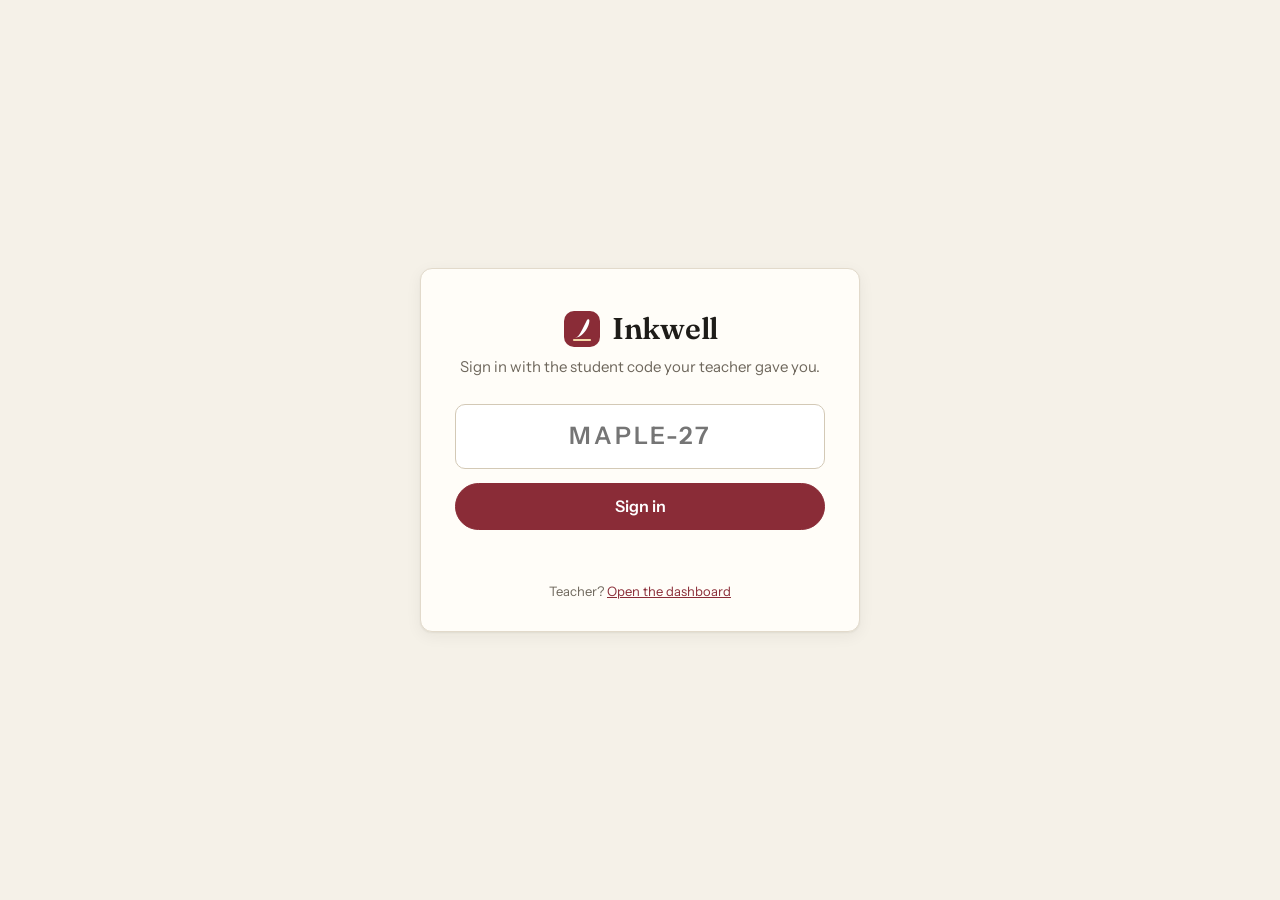
<file: index.html>
<!doctype html>
<html lang="en">
<head>
  <meta charset="utf-8">
  <meta name="viewport" content="width=device-width, initial-scale=1">
  <title>Inkwell · Student Writing</title>
  <meta name="robots" content="noindex">
  <link rel="icon" href="data:image/svg+xml,%3Csvg xmlns='http://www.w3.org/2000/svg' viewBox='0 0 40 40'%3E%3Crect x='2' y='2' width='36' height='36' rx='10' fill='%238a2c37'/%3E%3Cpath d='M13 29c3-1 5-4 7-8l5-10c.6-1.3 2.4-.9 2.4.5 0 4-2.7 9.6-6.4 13.3-2.1 2.1-4.6 3.5-8 4.2Z' fill='%23fff'/%3E%3C/svg%3E">
  <link rel="preconnect" href="https://fonts.googleapis.com">
  <link rel="preconnect" href="https://fonts.gstatic.com" crossorigin>
  <link href="https://fonts.googleapis.com/css2?family=Fraunces:opsz,wght@9..144,500;9..144,600&family=Instrument+Sans:wght@400;500;600;700&family=Newsreader:ital,opsz,wght@0,6..72,400;0,6..72,600;1,6..72,400&display=swap" rel="stylesheet">
  <link rel="stylesheet" href="css/style.css?v=3">
</head>
<body>

  <!-- Sign in -->
  <section id="view-login" class="center-screen" hidden>
    <div class="card login-card">
      <div class="brand"><span data-icon="mark"></span>Inkwell</div>
      <p class="lede">Sign in with the student code your teacher gave you.</p>
      <form id="login-form" autocomplete="off">
        <label class="sr-only" for="code">Student code</label>
        <input id="code" class="input code-input" placeholder="MAPLE-27" maxlength="24" autocapitalize="characters" spellcheck="false" required>
        <button class="btn primary lg" type="submit" id="login-btn">Sign in</button>
        <div class="err" id="login-err"></div>
      </form>
      <div class="login-foot">Teacher? <a href="teacher.html">Open the dashboard</a></div>
    </div>
  </section>

  <!-- Assignment list -->
  <section id="view-home" hidden>
    <header class="topbar">
      <div class="brand"><span data-icon="mark"></span>Inkwell</div>
      <div class="who">
        <span><b id="who-name"></b> <span class="muted" id="who-class"></span></span>
        <button class="btn sm" id="logout-btn">Sign out</button>
      </div>
    </header>
    <main class="wrap">
      <h1 class="page-title" id="hello">Your assignments</h1>
      <p class="page-sub">Assignments open during your class time. Your work saves automatically, and you can always look back at what you wrote.</p>
      <div class="banner" id="absent-banner" hidden><span>Your teacher marked you <b>absent</b> today, so writing is closed until your next class. You can still look at your work.</span></div>
      <div class="assign-list" id="assign-list"></div>
    </main>
  </section>

  <!-- Read-only view -->
  <section id="view-read" hidden>
    <header class="topbar">
      <button class="btn sm" id="read-back"><span data-icon="chevL"></span><span>Back to assignments</span></button>
      <div class="row" style="gap:10px">
        <span class="pill plain" id="read-badge">Read-only</span>
        <span class="muted small" id="read-meta"></span>
      </div>
    </header>
    <div class="read-wrap">
      <div class="read-main">
        <h1 class="page-title" id="read-title"></h1>
        <div class="page"><div class="doc" id="read-doc"></div></div>
      </div>
      <aside class="read-side" id="read-side"></aside>
    </div>
  </section>

  <!-- Writing mode -->
  <section id="view-write" hidden>
    <div class="w-top">
      <div class="w-title"><span data-icon="mark"></span><span id="w-title"></span></div>
      <div class="w-timer off" id="w-timer"><span data-icon="clock"></span><span id="w-timer-text"></span></div>
      <div class="w-actions">
        <span class="savestate" id="savestate"><span class="dot"></span><span id="savestate-text">Saved</span></span>
        <button class="btn sm" id="exit-btn" title="Save and leave this assignment"><span data-icon="door"></span><span>Save &amp; exit</span></button>
        <button class="btn sm primary" id="submit-btn"><span data-icon="send"></span><span>Submit</span></button>
      </div>
    </div>
    <div class="w-body" id="w-body">
      <aside class="w-side">
        <section id="prompt-wrap" class="side-sec">
          <div class="side-h"><h4>Prompt</h4><button class="btn xs" id="prompt-read" hidden title="Read the prompt aloud"><span data-icon="speaker"></span><span>Listen</span></button></div>
          <div class="prompt-box"><div class="doc" id="w-prompt"></div></div>
        </section>
        <section class="side-sec">
          <h4>Progress</h4>
          <div class="stats">
            <div class="stat"><b id="st-words">0</b><span>words</span></div>
            <div class="stat"><b id="st-chars">0</b><span>characters</span></div>
          </div>
          <div id="goal-wrap" hidden>
            <div class="goal-bar" id="goal-bar"><i></i></div>
            <div class="goal-text" id="goal-text"></div>
          </div>
          <div class="goal-text" id="st-chars-ns"></div>
          <button class="spell-sum" id="spell-sum" hidden></button>
        </section>
        <section class="side-sec" id="cmt-sec" hidden>
          <div class="side-h"><h4>Teacher comments <span class="count-badge" id="cmt-count"></span></h4><label class="tiny-check"><input type="checkbox" id="cmt-show-done"> Show done</label></div>
          <div id="cmt-list" class="cmt-list"></div>
        </section>
        <section class="side-sec" id="lookup-sec" hidden>
          <h4>Dictionary &amp; thesaurus</h4>
          <div id="lookup-host"></div>
        </section>
        <section class="side-sec">
          <details class="reminders">
            <summary><h4>Reminders</h4></summary>
            <ul class="rules-mini">
              <li>Stay in this window — leaving it locks the assignment.</li>
              <li>Pasting from outside is turned off.</li>
              <li>Press <b>Tab</b> to indent a paragraph.</li>
              <li id="rem-spell">Click a word with a red squiggle for spelling suggestions.</li>
              <li id="rem-lookup">Right-click any word to look it up.</li>
            </ul>
          </details>
        </section>
      </aside>
      <div class="w-main">
        <div id="editor-host" style="display:contents"></div>
      </div>
    </div>
    <div class="dictate-bubble" id="dictate-bubble" hidden><span class="rec-dot"></span><span id="dictate-text">Listening…</span><button class="btn xs" id="dictate-stop"><span data-icon="stop"></span><span>Stop</span></button></div>
    <div class="tts-bar" id="tts-bar" hidden>
      <span data-icon="speaker"></span><span class="small" id="tts-label">Reading aloud</span>
      <select class="input xs" id="tts-rate" aria-label="Reading speed"><option value="0.75">Slow</option><option value="1">Normal</option><option value="1.25">Fast</option><option value="1.5">Faster</option></select>
      <button class="btn xs icon-only" id="tts-pause" title="Pause" aria-label="Pause"></button>
      <button class="btn xs icon-only" id="tts-stop" title="Stop" aria-label="Stop"><span data-icon="stop"></span></button>
    </div>
  </section>

  <!-- Before starting -->
  <div class="overlay" id="ov-start" hidden>
    <div class="ov-card">
      <div class="icon info-icon"><span data-icon="pen"></span></div>
      <h2 id="start-title">Ready to write?</h2>
      <p class="muted" id="start-sub"></p>
      <ul class="rules">
        <li><b>The page goes full screen.</b> Switching tabs or apps, exiting full screen, or closing the page will <b>lock you out</b> until your teacher clears you.</li>
        <li><b>Pasting is turned off</b> for anything copied from outside this assignment.</li>
        <li><b>Your work saves automatically</b> every few seconds.</li>
        <li>Don't press <b>Esc</b> — it exits full screen.</li>
      </ul>
      <div class="mic-check" id="mic-check" hidden>
        <span data-icon="mic"></span>
        <span class="small">You can use <b>speech-to-text</b>. Allow the microphone now so it doesn't interrupt you later.</span>
        <button class="btn sm" id="mic-test"><span>Allow microphone</span></button>
      </div>
      <div class="row" style="justify-content:center">
        <button class="btn" id="start-cancel">Not yet</button>
        <button class="btn primary lg" id="start-go"><span data-icon="expand"></span><span id="start-go-text">Start writing</span></button>
      </div>
    </div>
  </div>

  <!-- Locked -->
  <div class="overlay dark" id="ov-lock" hidden>
    <div class="ov-card">
      <div class="icon lock-icon"><span data-icon="lock"></span></div>
      <h2>You're locked out</h2>
      <div class="reason" id="lock-reason"></div>
      <p>Your work is saved<span id="lock-words"></span>. Raise your hand — your teacher needs to clear you before you can keep writing.</p>
      <div class="waiting" id="lock-waiting"><span class="spin"></span> Waiting for your teacher…</div>
      <div id="lock-cleared" hidden>
        <p style="color:#bdf0cf;font-weight:600">You've been cleared.</p>
        <button class="btn primary lg" id="lock-return"><span data-icon="expand"></span><span>Return to full screen</span></button>
      </div>
      <div style="margin-top:26px"><button class="btn sm ghost" id="lock-leave" style="color:rgba(255,255,255,.7)">Back to assignments</button></div>
    </div>
  </div>

  <!-- Needs fullscreen again (e.g. browser blocked the request) -->
  <div class="overlay" id="ov-fs" hidden>
    <div class="ov-card">
      <div class="icon info-icon"><span data-icon="expand"></span></div>
      <h2>Full screen is required</h2>
      <p class="muted">Click below to go back to full screen and keep writing.</p>
      <button class="btn primary lg" id="fs-go"><span data-icon="expand"></span><span>Go full screen</span></button>
    </div>
  </div>

  <!-- Time's up / opened elsewhere / submitted -->
  <div class="overlay" id="ov-msg" hidden>
    <div class="ov-card">
      <div class="icon" id="msg-icon"></div>
      <h2 id="msg-title"></h2>
      <p class="muted" id="msg-text"></p>
      <button class="btn primary lg" id="msg-btn">Back to assignments</button>
    </div>
  </div>

  <div id="toasts"></div>
  <script src="js/config.js?v=3"></script>
  <script src="js/common.js?v=3"></script>
  <script src="js/textmodel.js?v=3"></script>
  <script src="js/editor.js?v=3"></script>
  <script src="js/spell.js?v=3"></script>
  <script src="js/lookup.js?v=3"></script>
  <script src="js/speech.js?v=3"></script>
  <script src="js/rubric.js?v=3"></script>
  <script src="js/student.js?v=3"></script>
</body>
</html>
</file>
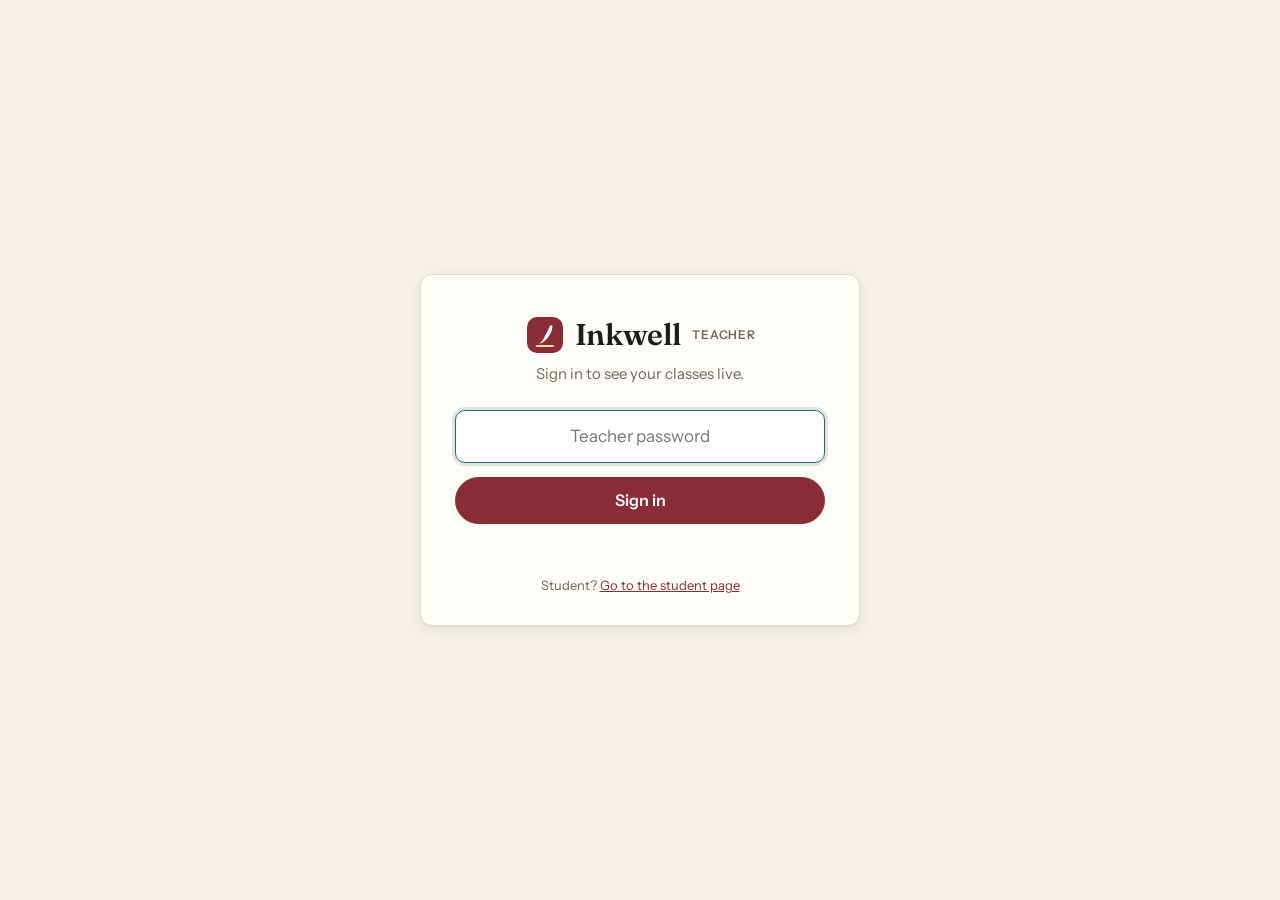
<file: teacher.html>
<!doctype html>
<html lang="en">
<head>
  <meta charset="utf-8">
  <meta name="viewport" content="width=device-width, initial-scale=1">
  <title>Inkwell · Teacher</title>
  <meta name="robots" content="noindex">
  <link rel="icon" href="data:image/svg+xml,%3Csvg xmlns='http://www.w3.org/2000/svg' viewBox='0 0 40 40'%3E%3Crect x='2' y='2' width='36' height='36' rx='10' fill='%238a2c37'/%3E%3Cpath d='M13 29c3-1 5-4 7-8l5-10c.6-1.3 2.4-.9 2.4.5 0 4-2.7 9.6-6.4 13.3-2.1 2.1-4.6 3.5-8 4.2Z' fill='%23fff'/%3E%3C/svg%3E">
  <link rel="preconnect" href="https://fonts.googleapis.com">
  <link rel="preconnect" href="https://fonts.gstatic.com" crossorigin>
  <link href="https://fonts.googleapis.com/css2?family=Fraunces:opsz,wght@9..144,500;9..144,600&family=Instrument+Sans:wght@400;500;600;700&family=Newsreader:ital,opsz,wght@0,6..72,400;0,6..72,600;1,6..72,400&display=swap" rel="stylesheet">
  <link rel="stylesheet" href="css/style.css?v=3">
</head>
<body class="teacher">
  <section id="t-login" class="center-screen" hidden>
    <div class="card login-card">
      <div class="brand"><span data-icon="mark"></span>Inkwell <small>Teacher</small></div>
      <p class="lede">Sign in to see your classes live.</p>
      <form id="t-login-form">
        <label class="sr-only" for="t-pw">Password</label>
        <input id="t-pw" type="password" class="input" placeholder="Teacher password" autocomplete="current-password" required style="text-align:center;font-size:17px;padding:13px">
        <button class="btn primary lg" id="t-login-btn" type="submit">Sign in</button>
        <div class="err" id="t-login-err"></div>
      </form>
      <div class="login-foot">Student? <a href="./">Go to the student page</a></div>
    </div>
  </section>

  <section id="t-app" hidden>
    <header class="t-top no-print">
      <div class="brand"><span data-icon="mark"></span>Inkwell</div>
      <nav class="tabs" id="tabs">
        <button class="tab on" data-tab="live">Live <span class="count" id="lock-count" hidden>0</span></button>
        <button class="tab" data-tab="grade">Grade</button>
        <button class="tab" data-tab="assignments">Assignments</button>
        <button class="tab" data-tab="classes">Classes &amp; students</button>
        <button class="tab" data-tab="settings">Settings</button>
      </nav>
      <div class="spacer"></div>
      <button class="btn sm ghost" id="t-logout">Sign out</button>
    </header>
    <main class="t-main" id="t-main"></main>
  </section>

  <div id="toasts"></div>
  <script src="js/config.js?v=3"></script>
  <script src="js/common.js?v=3"></script>
  <script src="js/textmodel.js?v=3"></script>
  <script src="js/editor.js?v=3"></script>
  <script src="js/rubric.js?v=3"></script>
  <script src="js/pdf.js?v=3"></script>
  <script src="js/calendar.js?v=3"></script>
  <script src="js/teacher.js?v=3"></script>
</body>
</html>
</file>
<file: css/style.css>
/* Inkwell — Writing Studio */
:root {
  --paper: #f5f1e8;
  --paper-2: #ece6d9;
  --surface: #fffdf8;
  --ink: #1e1c18;
  --ink-2: #3c3832;
  --muted: #6e675c;
  --faint: #9a9284;
  --line: #e2dacb;
  --line-2: #d3c9b6;
  --accent: #8a2c37;       /* oxblood */
  --accent-ink: #fff;
  --accent-soft: #f3e3e3;
  --teal: #1c6b66;
  --teal-soft: #dcefec;
  --green: #2c7a4b;
  --green-soft: #dff1e5;
  --amber: #a86a12;
  --amber-soft: #f8ecd4;
  --red: #b42318;
  --red-soft: #fbe4e1;
  --blue: #2e5c9a;
  --blue-soft: #e2ebf7;
  --shadow: 0 1px 2px rgba(40, 30, 10, .06), 0 4px 16px rgba(40, 30, 10, .06);
  --shadow-lg: 0 10px 40px rgba(40, 30, 10, .18);
  --radius: 12px;
  --font-ui: "Instrument Sans", system-ui, -apple-system, "Segoe UI", sans-serif;
  --font-display: "Fraunces", Georgia, serif;
  --font-write: "Newsreader", Georgia, "Times New Roman", serif;
}

* { box-sizing: border-box; }
html, body { margin: 0; padding: 0; }
body {
  font-family: var(--font-ui);
  color: var(--ink);
  background: var(--paper);
  font-size: 15px;
  line-height: 1.45;
  -webkit-font-smoothing: antialiased;
}
button, input, select, textarea { font: inherit; color: inherit; }
a { color: var(--accent); }
[hidden] { display: none !important; }
.sr-only { position: absolute; width: 1px; height: 1px; overflow: hidden; clip: rect(0 0 0 0); }

/* ── Buttons & inputs ── */
.btn {
  display: inline-flex; align-items: center; justify-content: center; gap: 8px;
  border: 1px solid var(--line-2); background: var(--surface); color: var(--ink);
  padding: 9px 16px; border-radius: 999px; cursor: pointer; font-weight: 600; font-size: 14px; line-height: 1.2;
  transition: background .15s, border-color .15s, transform .05s, box-shadow .15s;
  white-space: nowrap; text-decoration: none; vertical-align: middle;
}
.btn:hover { background: #fff; border-color: var(--faint); }
.btn:active { transform: translateY(1px); }
.btn:disabled { opacity: .5; cursor: not-allowed; }
.btn.primary { background: var(--accent); border-color: var(--accent); color: var(--accent-ink); }
.btn.primary:hover { background: #7a2430; }
.btn.teal { background: var(--teal); border-color: var(--teal); color: #fff; }
.btn.teal:hover { background: #155a56; }
.btn.danger { color: var(--red); border-color: #e8b4ae; }
.btn.danger:hover { background: var(--red-soft); }
.btn.ghost { background: transparent; border-color: transparent; }
.btn.ghost:hover { background: rgba(0,0,0,.05); }
.btn.sm { padding: 6px 12px; font-size: 13px; gap: 6px; }
.btn.xs { padding: 4px 10px; font-size: 12px; gap: 5px; }
.btn.lg { padding: 13px 26px; font-size: 16px; gap: 10px; }
.btn svg { width: 16px; height: 16px; }
.btn.xs svg { width: 13px; height: 13px; }
.btn.lg svg { width: 18px; height: 18px; }
/* Icon-only buttons are perfect squares/circles so the icon sits dead centre. */
.btn.icon-only { padding: 0; width: 38px; height: 38px; gap: 0; }
.btn.sm.icon-only { width: 32px; height: 32px; }
.btn.xs.icon-only { width: 26px; height: 26px; }

/* ── Icon centring, everywhere ──
   Icons are flex items (never inline text), so they centre on the button's box instead of
   sitting on the text baseline. Wrapper spans collapse to the icon's exact size. */
svg { flex: none; }
[data-icon] { display: inline-flex; align-items: center; justify-content: center; line-height: 0; flex: none; }
.btn svg, .tb svg, .icon-btn svg, .pill svg, .tab svg, [data-icon] svg, .wp-btn svg, .ev .ic svg, .g-tabs svg, .cm-badge svg, .sub svg, .cmt-meta svg { display: block; }
.btn > span:not([data-icon]) { display: block; }

.field { display: flex; flex-direction: column; gap: 6px; margin-bottom: 14px; }
.field > label, .label { font-size: 13px; font-weight: 600; color: var(--ink-2); }
.hint { font-size: 12.5px; color: var(--muted); }
.input, select.input, textarea.input {
  width: 100%; padding: 10px 12px; border: 1px solid var(--line-2); border-radius: 10px;
  background: #fff; outline: none; transition: border-color .15s, box-shadow .15s;
}
.input:focus { border-color: var(--teal); box-shadow: 0 0 0 3px rgba(28,107,102,.15); }
textarea.input { resize: vertical; min-height: 90px; }
.row { display: flex; gap: 12px; align-items: center; flex-wrap: wrap; }
.row > .field { flex: 1; min-width: 140px; }
.check { display: flex; gap: 10px; align-items: flex-start; font-size: 14px; cursor: pointer; margin-bottom: 10px; }
.check input { margin-top: 3px; accent-color: var(--teal); width: 16px; height: 16px; }

/* ── Pills ── */
.pill {
  display: inline-flex; align-items: center; gap: 6px; padding: 3px 10px; border-radius: 999px;
  font-size: 12px; font-weight: 600; background: var(--paper-2); color: var(--ink-2); white-space: nowrap;
}
.pill::before { content: ""; width: 7px; height: 7px; border-radius: 50%; background: currentColor; opacity: .8; }
.pill.plain::before { display: none; }
.pill.open, .pill.writing { background: var(--green-soft); color: var(--green); }
.pill.idle { background: var(--amber-soft); color: var(--amber); }
.pill.locked { background: var(--red-soft); color: var(--red); }
.pill.submitted { background: var(--blue-soft); color: var(--blue); }
.pill.offline, .pill.closed, .pill.none { background: var(--paper-2); color: var(--muted); }
.pill.soon { background: var(--teal-soft); color: var(--teal); }

/* ── Brand ── */
.brand { display: flex; align-items: center; gap: 10px; font-family: var(--font-display); font-weight: 600; font-size: 22px; letter-spacing: -.01em; }
.brand .mark { width: 30px; height: 30px; flex: none; }
.brand small { font-family: var(--font-ui); font-weight: 600; font-size: 12px; color: var(--muted); letter-spacing: .06em; text-transform: uppercase; margin-left: 2px; }

/* ── Cards ── */
.card { background: var(--surface); border: 1px solid var(--line); border-radius: var(--radius); box-shadow: var(--shadow); }
.muted { color: var(--muted); }
.small { font-size: 13px; }
h1, h2, h3 { margin: 0; }
.display { font-family: var(--font-display); font-weight: 600; letter-spacing: -.015em; }

/* ── Toasts ── */
#toasts { position: fixed; z-index: 1000; left: 50%; bottom: 24px; transform: translateX(-50%); display: flex; flex-direction: column; gap: 8px; align-items: center; pointer-events: none; }
.toast {
  background: var(--ink); color: #fff; padding: 11px 18px; border-radius: 12px; box-shadow: var(--shadow-lg);
  font-size: 14px; font-weight: 500; max-width: min(560px, 90vw); animation: toastIn .2s ease-out; pointer-events: auto;
}
.toast.warn { background: var(--amber); }
.toast.bad { background: var(--red); }
.toast.good { background: var(--green); }
@keyframes toastIn { from { opacity: 0; transform: translateY(8px); } to { opacity: 1; transform: none; } }

/* ── Modal ── */
.modal-back { position: fixed; inset: 0; background: rgba(30, 24, 14, .45); z-index: 500; display: flex; align-items: center; justify-content: center; padding: 16px; animation: fade .15s; }
.modal { background: var(--surface); border-radius: 16px; box-shadow: var(--shadow-lg); width: min(520px, 100%); max-height: 90vh; overflow: auto; padding: 26px; }
.modal h3 { font-family: var(--font-display); font-size: 22px; margin-bottom: 10px; }
.modal .actions { display: flex; justify-content: flex-end; gap: 10px; margin-top: 20px; flex-wrap: wrap; }
@keyframes fade { from { opacity: 0; } to { opacity: 1; } }

/* ── Spinner ── */
.spin { width: 18px; height: 18px; border: 2px solid currentColor; border-right-color: transparent; border-radius: 50%; animation: spin .7s linear infinite; display: inline-block; vertical-align: middle; }
@keyframes spin { to { transform: rotate(360deg); } }

/* ════════════════ Rich text (editor + read-only views) ════════════════ */
.doc { font-family: var(--font-write); font-size: 19px; line-height: 1.75; color: var(--ink); word-wrap: break-word; overflow-wrap: break-word; }
.doc.double { line-height: 2.3; }
.doc > :first-child { margin-top: 0; }
.doc p, .doc div { margin: 0 0 .6em; }
.doc.double p, .doc.double div { margin-bottom: 0; }
.doc h1 { font-family: var(--font-write); font-size: 1.65em; font-weight: 600; text-align: center; margin: 0 0 .7em; line-height: 1.25; }
.doc h2 { font-family: var(--font-write); font-size: 1.25em; font-weight: 600; margin: 1em 0 .4em; line-height: 1.3; }
.doc h3 { font-size: 1.08em; font-weight: 600; margin: 1em 0 .3em; }
.doc .fi { text-indent: 2.5em; }
.doc blockquote { margin: .4em 0 .8em 2.5em; padding: 0; }
.doc ul, .doc ol { margin: 0 0 .7em; padding-left: 1.8em; }
.doc li { margin-bottom: .2em; }
.doc span { font: inherit !important; color: inherit !important; background: none !important; }
.doc [style*="text-align: center"] { text-align: center; }

/* ════════════════ Student: login & home ════════════════ */
.center-screen { min-height: 100vh; display: flex; align-items: center; justify-content: center; padding: 24px; }
.login-card { width: min(440px, 100%); padding: 38px 34px 30px; text-align: center; }
.login-card .brand { justify-content: center; font-size: 30px; margin-bottom: 6px; }
.login-card .brand .mark { width: 40px; height: 40px; }
.login-card p.lede { color: var(--muted); margin: 0 0 26px; }
.code-input { text-align: center; font-size: 24px; letter-spacing: .12em; text-transform: uppercase; font-weight: 600; padding: 14px; font-family: var(--font-ui); }
.login-card .btn { width: 100%; margin-top: 14px; }
.login-foot { margin-top: 22px; font-size: 13px; color: var(--muted); }
.err { color: var(--red); font-size: 14px; min-height: 20px; margin-top: 10px; }

.topbar {
  display: flex; align-items: center; justify-content: space-between; gap: 16px; padding: 14px 28px;
  background: var(--surface); border-bottom: 1px solid var(--line); position: sticky; top: 0; z-index: 20;
}
.topbar .who { display: flex; align-items: center; gap: 14px; font-size: 14px; }
.wrap { max-width: 980px; margin: 0 auto; padding: 32px 24px 80px; }
.page-title { font-family: var(--font-display); font-size: 34px; font-weight: 600; letter-spacing: -.02em; margin-bottom: 4px; }
.page-sub { color: var(--muted); margin: 0 0 28px; }

.assign-list { display: grid; gap: 14px; }
.assign {
  display: grid; grid-template-columns: 1fr auto; gap: 18px; align-items: center; padding: 20px 22px;
  border-left: 5px solid var(--line-2);
}
.assign.is-open { border-left-color: var(--green); }
.assign.is-done { border-left-color: var(--blue); }
.assign.is-locked { border-left-color: var(--red); }
.assign h3 { font-family: var(--font-display); font-size: 20px; font-weight: 600; margin-bottom: 6px; letter-spacing: -.01em; }
.assign .meta { display: flex; gap: 10px; align-items: center; flex-wrap: wrap; font-size: 13px; color: var(--muted); }
.empty { text-align: center; padding: 60px 20px; color: var(--muted); }
.empty .display { font-size: 24px; color: var(--ink); margin-bottom: 6px; }

/* ════════════════ Student: writing mode ════════════════ */
#view-write { position: fixed; inset: 0; background: var(--paper); display: flex; flex-direction: column; z-index: 50; }
.w-top {
  display: grid; grid-template-columns: 1fr auto 1fr; align-items: center; gap: 16px;
  padding: 10px 18px; background: var(--surface); border-bottom: 1px solid var(--line); flex: none;
}
.w-title { font-family: var(--font-display); font-weight: 600; font-size: 17px; white-space: nowrap; overflow: hidden; text-overflow: ellipsis; display: flex; align-items: center; gap: 10px; }
.w-title .mark { width: 24px; height: 24px; flex: none; }
.w-timer.off { visibility: hidden; }
.w-timer { font-variant-numeric: tabular-nums; font-weight: 600; font-size: 14px; line-height: 1.2; padding: 6px 14px; border-radius: 999px; background: var(--paper-2); color: var(--ink-2); display: flex; align-items: center; gap: 8px; }
.w-timer svg { width: 16px; height: 16px; display: block; }
.w-timer.warn { background: var(--amber-soft); color: var(--amber); }
.w-timer.urgent { background: var(--red-soft); color: var(--red); animation: pulse 1s infinite; }
@keyframes pulse { 50% { opacity: .6; } }
.w-actions { display: flex; gap: 10px; justify-content: flex-end; align-items: center; }
.savestate { font-size: 13px; color: var(--muted); display: flex; align-items: center; gap: 6px; white-space: nowrap; }
.savestate .dot { width: 8px; height: 8px; border-radius: 50%; background: var(--green); }
.savestate.saving .dot { background: var(--amber); }
.savestate.bad { color: var(--red); font-weight: 600; }
.savestate.bad .dot { background: var(--red); }

.w-body { flex: 1; display: grid; grid-template-columns: 330px 1fr; min-height: 0; }
.w-body.no-prompt { grid-template-columns: 1fr; }
.w-side { border-right: 1px solid var(--line); background: var(--paper); overflow: auto; padding: 22px 20px; display: flex; flex-direction: column; gap: 18px; }
.w-side h4 { margin: 0 0 8px; font-size: 12px; letter-spacing: .08em; text-transform: uppercase; color: var(--muted); }
.prompt-box { background: var(--surface); border: 1px solid var(--line); border-radius: 12px; padding: 16px 18px; }
.prompt-box .doc { font-size: 15.5px; line-height: 1.6; }
.prompt-box .doc h1 { font-size: 1.3em; text-align: left; }
.stats { display: grid; grid-template-columns: 1fr 1fr; gap: 10px; }
.stat { background: var(--surface); border: 1px solid var(--line); border-radius: 12px; padding: 12px 14px; }
.stat b { display: block; font-size: 24px; font-variant-numeric: tabular-nums; font-family: var(--font-display); font-weight: 600; line-height: 1.1; }
.stat span { font-size: 12px; color: var(--muted); }
.goal-bar { height: 8px; border-radius: 999px; background: var(--paper-2); overflow: hidden; position: relative; margin-top: 8px; }
.goal-bar i { position: absolute; left: 0; top: 0; bottom: 0; background: var(--teal); border-radius: 999px; transition: width .3s; }
.goal-bar.met i { background: var(--green); }
.goal-bar.over i { background: var(--amber); }
.goal-text { font-size: 13px; color: var(--muted); margin-top: 6px; }
.rules-mini { font-size: 12.5px; color: var(--muted); line-height: 1.5; }
.rules-mini li { margin-bottom: 4px; }

.w-main { display: flex; flex-direction: column; min-height: 0; min-width: 0; }
.toolbar {
  display: flex; flex-wrap: wrap; align-items: center; gap: 2px; padding: 8px 14px; background: var(--surface);
  border-bottom: 1px solid var(--line); flex: none; justify-content: center;
}
.toolbar .sep { width: 1px; height: 22px; background: var(--line); margin: 0 6px; }
.tb {
  border: none; background: transparent; height: 34px; min-width: 34px; padding: 0 8px; border-radius: 8px; cursor: pointer;
  display: inline-flex; align-items: center; justify-content: center; color: var(--ink-2); font-size: 14px; font-weight: 600; gap: 6px;
}
.tb:hover { background: var(--paper-2); }
.tb.on { background: var(--teal-soft); color: var(--teal); }
.tb svg { width: 18px; height: 18px; }
.tb select { border: none; background: transparent; font-weight: 600; cursor: pointer; }
select.tb-select { border: 1px solid var(--line); background: #fff; height: 32px; border-radius: 8px; padding: 0 8px; font-weight: 600; font-size: 13px; cursor: pointer; margin-right: 4px; }

.page-scroll { flex: 1; overflow: auto; padding: 34px 24px 120px; }
.page {
  max-width: 820px; margin: 0 auto; background: #fff; min-height: calc(100% - 20px);
  padding: 72px 84px; border-radius: 4px; box-shadow: 0 1px 3px rgba(0,0,0,.08), 0 8px 30px rgba(60,40,10,.07);
}
.page .doc { outline: none; min-height: 500px; caret-color: var(--accent); }
.page .doc:empty::before { content: attr(data-placeholder); color: var(--faint); font-style: italic; }
.page .doc[contenteditable="false"] { cursor: default; }

/* Overlays */
.overlay { position: fixed; inset: 0; z-index: 200; display: flex; align-items: center; justify-content: center; padding: 24px; background: rgba(245, 241, 232, .96); backdrop-filter: blur(6px); }
.overlay.dark { background: rgba(30, 20, 18, .92); color: #fff; }
.ov-card { width: min(560px, 100%); text-align: center; }
.ov-card .icon { width: 74px; height: 74px; border-radius: 50%; display: inline-flex; align-items: center; justify-content: center; margin-bottom: 18px; }
.ov-card .icon svg { width: 38px; height: 38px; }
.ov-card h2 { font-family: var(--font-display); font-size: 32px; font-weight: 600; letter-spacing: -.02em; margin-bottom: 10px; }
.ov-card p { font-size: 16px; line-height: 1.55; margin: 0 0 14px; }
.overlay.dark .ov-card p { color: rgba(255,255,255,.82); }
.lock-icon { background: var(--red); color: #fff; }
.ok-icon { background: var(--green); color: #fff; }
.info-icon { background: var(--teal); color: #fff; }
.reason { display: inline-block; background: rgba(255,255,255,.1); border: 1px solid rgba(255,255,255,.2); padding: 8px 14px; border-radius: 10px; font-size: 14px; margin: 6px 0 18px; }
.waiting { display: inline-flex; gap: 10px; align-items: center; font-size: 14px; color: rgba(255,255,255,.7); margin-top: 8px; }
.rules { text-align: left; background: var(--surface); border: 1px solid var(--line); border-radius: 14px; padding: 18px 22px 8px; margin: 18px 0 22px; }
.rules li { margin-bottom: 10px; font-size: 15px; line-height: 1.45; }
.rules li b { color: var(--ink); }

.readonly-wrap { max-width: 860px; margin: 0 auto; padding: 24px; }
.readonly-wrap .page { min-height: auto; }

@media (max-width: 900px) {
  .w-body { grid-template-columns: 1fr; grid-template-rows: auto 1fr; }
  .w-side { border-right: none; border-bottom: 1px solid var(--line); max-height: 34vh; padding: 14px 16px; }
  .page { padding: 40px 28px; }
  .w-top { grid-template-columns: 1fr auto; }
  .w-timer { display: none; }
}
@media (max-width: 600px) {
  .topbar { padding: 12px 16px; }
  .wrap { padding: 22px 16px 60px; }
  .assign { grid-template-columns: 1fr; }
  .page-scroll { padding: 14px 8px 80px; }
  .page { padding: 28px 18px; }
}

/* ════════════════ Teacher ════════════════ */
.t-top { display: flex; align-items: center; gap: 24px; padding: 0 24px; height: 62px; background: var(--surface); border-bottom: 1px solid var(--line); position: sticky; top: 0; z-index: 40; }
.tabs { display: flex; gap: 4px; height: 100%; }
.tab { border: none; background: none; padding: 0 14px; height: 100%; cursor: pointer; font-weight: 600; color: var(--muted); border-top: 3px solid transparent; border-bottom: 3px solid transparent; font-size: 14px; display: flex; align-items: center; gap: 8px; }
.tab:hover { color: var(--ink); }
.tab.on { color: var(--accent); border-bottom-color: var(--accent); }
.tab .count { background: var(--red); color: #fff; border-radius: 999px; font-size: 11px; padding: 1px 7px; }
.t-top .spacer { flex: 1; }
.t-main { padding: 24px; max-width: 1500px; margin: 0 auto; }

.live-head { display: flex; gap: 14px; align-items: flex-start; justify-content: space-between; flex-wrap: wrap; margin-bottom: 18px; }
.live-head .left { display: flex; flex-direction: column; gap: 10px; min-width: 0; flex: 1; }
.assign-picker { font-family: var(--font-display); font-size: 24px; font-weight: 600; border: none; background: transparent; padding: 2px 30px 2px 0; cursor: pointer; max-width: 100%; letter-spacing: -.01em; appearance: none; background-image: url("data:image/svg+xml,%3Csvg xmlns='http://www.w3.org/2000/svg' viewBox='0 0 24 24' fill='none' stroke='%236e675c' stroke-width='2.5'%3E%3Cpath d='m6 9 6 6 6-6'/%3E%3C/svg%3E"); background-repeat: no-repeat; background-position: right center; background-size: 20px; }
.assign-picker:focus { outline: 2px solid var(--teal-soft); border-radius: 6px; }
.windows { display: flex; gap: 8px; flex-wrap: wrap; align-items: center; font-size: 13px; }
.live-tools { display: flex; gap: 8px; flex-wrap: wrap; align-items: center; }

.tiles { display: grid; grid-template-columns: repeat(6, 1fr); gap: 12px; margin-bottom: 18px; }
.tile { padding: 14px 16px; }
.tile b { display: block; font-family: var(--font-display); font-size: 30px; font-weight: 600; line-height: 1.05; font-variant-numeric: tabular-nums; }
.tile span { font-size: 12.5px; color: var(--muted); font-weight: 600; }
.tile.red b { color: var(--red); }
.tile.green b { color: var(--green); }
.tile.blue b { color: var(--blue); }

.live-grid { display: grid; grid-template-columns: 1fr 320px; gap: 18px; align-items: start; }
.cards-bar { display: flex; justify-content: space-between; align-items: center; margin-bottom: 10px; gap: 10px; flex-wrap: wrap; }
.scards { display: grid; grid-template-columns: repeat(auto-fill, minmax(215px, 1fr)); gap: 12px; }
.scard { padding: 14px 14px 12px; cursor: pointer; transition: transform .1s, box-shadow .15s, border-color .15s; position: relative; border-top: 4px solid var(--line); }
.scard:hover { transform: translateY(-2px); box-shadow: 0 6px 22px rgba(40,30,10,.12); }
.scard.writing { border-top-color: var(--green); }
.scard.idle { border-top-color: var(--amber); }
.scard.locked { border-top-color: var(--red); background: #fff8f7; border-color: #f0c5c0; }
.scard.submitted { border-top-color: var(--blue); }
.scard.none { opacity: .72; }
.scard.sel { outline: 2px solid var(--teal); outline-offset: 1px; }
.scard .nm { font-weight: 700; font-size: 15px; display: flex; justify-content: space-between; gap: 8px; align-items: center; }
.scard .nm span { overflow: hidden; text-overflow: ellipsis; white-space: nowrap; }
.scard .wc { font-family: var(--font-display); font-size: 30px; font-weight: 600; line-height: 1; margin: 10px 0 2px; font-variant-numeric: tabular-nums; }
.scard .wc small { font-family: var(--font-ui); font-size: 12px; color: var(--muted); font-weight: 600; margin-left: 4px; }
.scard .sub { font-size: 12px; color: var(--muted); display: flex; gap: 10px; flex-wrap: wrap; margin-top: 8px; }
.scard .sub .flag { color: var(--red); font-weight: 600; }
.scard .why { font-size: 12.5px; color: var(--red); margin-top: 8px; line-height: 1.35; }
.scard .clear-btn { width: 100%; margin-top: 10px; }
.scard .goal-bar { height: 5px; margin-top: 6px; }
.badge-acc { font-size: 10.5px; font-weight: 700; background: var(--teal-soft); color: var(--teal); border-radius: 6px; padding: 1px 6px; letter-spacing: .02em; }

.feed { padding: 16px 16px 8px; position: sticky; top: 80px; max-height: calc(100vh - 100px); overflow: auto; }
.feed h4 { margin: 0 0 10px; font-size: 12px; letter-spacing: .08em; text-transform: uppercase; color: var(--muted); }
.ev { display: grid; grid-template-columns: 22px 1fr; gap: 8px; padding: 8px 0; border-bottom: 1px solid var(--line); font-size: 13px; line-height: 1.35; }
.ev:last-child { border-bottom: none; }
.ev .ic { width: 22px; height: 22px; border-radius: 50%; display: flex; align-items: center; justify-content: center; color: #fff; background: var(--faint); }
.ev .ic svg { width: 12px; height: 12px; }
.ev .ic.locked, .ev .ic.paste, .ev .ic.insert { background: var(--red); }
.ev .ic.unlocked { background: var(--teal); }
.ev .ic.submit { background: var(--blue); }
.ev .ic.start, .ev .ic.resume { background: var(--green); }
.ev .ic.burst, .ev .ic.unusual { background: var(--amber); }
.ev time { display: block; color: var(--faint); font-size: 12px; margin-top: 1px; }
.ev b { font-weight: 700; }

/* Drawer */
.drawer-back { position: fixed; inset: 0; background: rgba(30,24,14,.25); z-index: 90; animation: fade .15s; }
.drawer { position: fixed; top: 0; right: 0; bottom: 0; width: min(860px, 96vw); background: var(--paper); z-index: 100; box-shadow: var(--shadow-lg); display: flex; flex-direction: column; animation: slideIn .2s ease-out; }
@keyframes slideIn { from { transform: translateX(30px); opacity: 0; } to { transform: none; opacity: 1; } }
.drawer-head { padding: 18px 22px; background: var(--surface); border-bottom: 1px solid var(--line); display: flex; gap: 14px; align-items: center; justify-content: space-between; flex-wrap: wrap; }
.drawer-head h2 { font-family: var(--font-display); font-size: 24px; font-weight: 600; letter-spacing: -.01em; }
.drawer-body { flex: 1; overflow: auto; display: grid; grid-template-columns: 1fr 270px; }
.drawer-doc { padding: 20px; min-width: 0; }
.drawer-doc .page { padding: 48px 56px; min-height: 400px; }
.drawer-doc .doc { font-size: 17px; }
.drawer-side { border-left: 1px solid var(--line); padding: 18px; display: flex; flex-direction: column; gap: 16px; background: var(--surface); }
.drawer-side h4 { margin: 0 0 8px; font-size: 12px; letter-spacing: .08em; text-transform: uppercase; color: var(--muted); }
.kv { display: grid; grid-template-columns: 1fr auto; gap: 6px 10px; font-size: 13.5px; }
.kv dt { color: var(--muted); }
.kv dd { margin: 0; font-weight: 600; text-align: right; font-variant-numeric: tabular-nums; }
.kv dd.flag { color: var(--red); }
.mode-switch { display: inline-flex; background: var(--paper-2); border-radius: 999px; padding: 3px; }
.mode-switch button { border: none; background: transparent; padding: 6px 14px; border-radius: 999px; font-weight: 600; font-size: 13px; cursor: pointer; color: var(--muted); }
.mode-switch button.on { background: #fff; color: var(--ink); box-shadow: var(--shadow); }
.playback { background: var(--surface); border: 1px solid var(--line); border-radius: 12px; padding: 12px 16px; margin-bottom: 14px; }
.playback input[type=range] { width: 100%; accent-color: var(--accent); }
.playback .pb-meta { display: flex; justify-content: space-between; font-size: 13px; color: var(--muted); margin-top: 4px; }
.spark { width: 100%; height: 56px; display: block; }
.live-dot { display: inline-block; width: 8px; height: 8px; border-radius: 50%; background: var(--green); margin-right: 6px; animation: pulse 1.4s infinite; }
.timeline { max-height: 320px; overflow: auto; }
.timeline .ev { grid-template-columns: 18px 1fr; }
.timeline .ev .ic { width: 18px; height: 18px; }
.timeline .ev .ic svg { width: 10px; height: 10px; }

/* Forms / management */
.split { display: grid; grid-template-columns: 300px 1fr; gap: 20px; align-items: start; }
.side-list { padding: 8px; }
.side-list .item { padding: 11px 12px; border-radius: 10px; cursor: pointer; display: flex; flex-direction: column; gap: 3px; }
.side-list .item:hover { background: var(--paper); }
.side-list .item.on { background: var(--accent-soft); }
.side-list .item b { font-size: 14.5px; }
.side-list .item span { font-size: 12.5px; color: var(--muted); }
.side-list .new { margin: 6px; width: calc(100% - 12px); }
.panel { padding: 24px 26px; }
.panel h2 { font-family: var(--font-display); font-size: 24px; font-weight: 600; margin-bottom: 18px; letter-spacing: -.01em; }
.panel h3 { font-size: 15px; margin: 22px 0 12px; padding-top: 18px; border-top: 1px solid var(--line); }
.radio-cards { display: grid; grid-template-columns: repeat(3, 1fr); gap: 10px; margin-bottom: 14px; }
.radio-card { border: 1.5px solid var(--line-2); border-radius: 12px; padding: 12px 14px; cursor: pointer; background: #fff; }
.radio-card input { display: none; }
.radio-card b { display: block; font-size: 14px; margin-bottom: 3px; }
.radio-card span { font-size: 12.5px; color: var(--muted); line-height: 1.35; display: block; }
.radio-card.on { border-color: var(--teal); background: var(--teal-soft); }
.mini-editor { border: 1px solid var(--line-2); border-radius: 12px; overflow: hidden; background: #fff; }
.mini-editor .toolbar { justify-content: flex-start; padding: 6px 8px; background: var(--paper); }
.mini-editor .doc { min-height: 160px; padding: 16px 18px; outline: none; font-size: 16px; line-height: 1.6; }
.mini-editor .doc h1 { text-align: left; font-size: 1.4em; }
.sched-row { display: grid; grid-template-columns: 1fr 140px 140px 36px; gap: 8px; margin-bottom: 8px; align-items: center; }
.days { display: flex; gap: 4px; }
.days label { flex: 1; text-align: center; border: 1px solid var(--line-2); border-radius: 8px; padding: 7px 0; font-size: 12.5px; font-weight: 600; cursor: pointer; background: #fff; user-select: none; }
.days label.on { background: var(--teal); border-color: var(--teal); color: #fff; }
.days input { display: none; }
table.roster { width: 100%; border-collapse: collapse; font-size: 14px; }
table.roster th { text-align: left; font-size: 12px; text-transform: uppercase; letter-spacing: .06em; color: var(--muted); padding: 8px; border-bottom: 1px solid var(--line); font-weight: 600; }
table.roster td { padding: 6px 8px; border-bottom: 1px solid var(--line); vertical-align: middle; }
table.roster td input.input { padding: 6px 8px; }
table.roster code { font-family: ui-monospace, Menlo, monospace; font-weight: 700; letter-spacing: .04em; background: var(--paper); padding: 3px 8px; border-radius: 6px; }
.icon-btn { border: none; background: none; cursor: pointer; padding: 0; width: 30px; height: 30px; border-radius: 8px; color: var(--muted); display: inline-flex; align-items: center; justify-content: center; flex: none; vertical-align: middle; }
.icon-btn:hover { background: var(--paper-2); color: var(--ink); }
.icon-btn svg { width: 16px; height: 16px; }
.banner { padding: 12px 16px; border-radius: 12px; background: var(--amber-soft); color: #6b4510; font-size: 14px; margin-bottom: 18px; display: flex; gap: 12px; align-items: center; justify-content: space-between; flex-wrap: wrap; }
.banner.info { background: var(--teal-soft); color: #11504c; }
.dropdown { position: relative; display: inline-block; }
.menu { position: absolute; right: 0; top: calc(100% + 6px); background: #fff; border: 1px solid var(--line); border-radius: 12px; box-shadow: var(--shadow-lg); min-width: 220px; padding: 6px; z-index: 60; }
.menu button { display: flex; align-items: center; gap: 10px; width: 100%; text-align: left; border: none; background: none; padding: 9px 12px; border-radius: 8px; cursor: pointer; font-size: 14px; line-height: 1.2; }
.menu button svg { width: 16px; height: 16px; color: var(--muted); }
.menu-sep { height: 1px; background: var(--line); margin: 5px 6px; }
.menu button:hover { background: var(--paper); }

@media (max-width: 1200px) { .tiles { grid-template-columns: repeat(3, 1fr); } .live-grid { grid-template-columns: 1fr; } .feed { position: static; max-height: 360px; } }
@media (max-width: 860px) { .split { grid-template-columns: 1fr; } .drawer-body { grid-template-columns: 1fr; } .drawer-side { border-left: none; border-top: 1px solid var(--line); } .radio-cards { grid-template-columns: 1fr; } .t-top { gap: 10px; padding: 0 12px; overflow-x: auto; } .t-main { padding: 14px; } .tiles { grid-template-columns: repeat(2, 1fr); } }

@media print {
  body { background: #fff; }
  .no-print { display: none !important; }
}

/* ════════════════════════ v2 ════════════════════════ */
.spin.sm { width: 13px; height: 13px; border-width: 2px; }
.tiny { font-size: 11.5px; line-height: 1.4; }
.count-badge { display: inline-flex; align-items: center; justify-content: center; min-width: 19px; height: 19px; padding: 0 6px; border-radius: 999px; background: var(--accent); color: #fff; font-size: 11px; font-weight: 700; line-height: 1; vertical-align: middle; letter-spacing: 0; text-transform: none; }
.count-badge.muted { background: var(--paper-2); color: var(--muted); }
.input.sm { padding: 6px 9px; font-size: 13px; border-radius: 8px; }
.input.xs, select.input.xs { padding: 3px 6px; font-size: 12px; border-radius: 7px; width: auto; }
.pill svg { width: 13px; height: 13px; }
.pill.xs { padding: 2px 8px; font-size: 11px; }
.pill.fb { background: var(--accent-soft); color: var(--accent); }
.pill.cm { background: #fff3cf; color: #7a5a00; }
.pill.fb::before, .pill.cm::before { display: none; }
.pill.absent { background: #ece9f6; color: #5b4c94; }
.pill.warnp { background: var(--amber-soft); color: var(--amber); padding: 1px 7px; font-size: 10.5px; }
.tiny-check { display: inline-flex; align-items: center; gap: 5px; font-size: 12px; color: var(--muted); cursor: pointer; text-transform: none; letter-spacing: 0; font-weight: 500; }
.tiny-check input { accent-color: var(--teal); margin: 0; }
.banner { line-height: 1.4; }

/* Highlights painted over the text (CSS Custom Highlight API) */
::highlight(ink-spell) { text-decoration: underline wavy #d93025; text-decoration-thickness: 1.5px; text-underline-offset: 3px; }
::highlight(ink-cmt) { background-color: rgba(255, 213, 79, .42); }
::highlight(ink-cmt-active) { background-color: rgba(255, 179, 0, .6); }
::highlight(ink-tts) { background-color: rgba(28, 107, 102, .22); }
::highlight(t-cmt) { background-color: rgba(255, 213, 79, .45); }
::highlight(t-cmt-done) { background-color: rgba(44, 122, 75, .16); }
::highlight(t-cmt-active) { background-color: rgba(255, 179, 0, .65); }
::highlight(t-cmt-pending) { background-color: rgba(138, 44, 55, .18); }
mark.cmt-mark { background: rgba(255, 213, 79, .45); color: inherit; padding: 0; }
mark.cmt-mark.done { background: rgba(44, 122, 75, .16); }
mark.cmt-mark.on { background: rgba(255, 179, 0, .65); }

/* ── Student: home & read-only ── */
.assign-act { display: flex; gap: 8px; }
.read-wrap { max-width: 1240px; margin: 0 auto; padding: 24px; display: grid; grid-template-columns: minmax(0, 1fr) 380px; gap: 24px; align-items: start; }
.read-main .page-title { margin: 6px 0 16px; }
.read-main .page { min-height: auto; user-select: text; }
.read-side { display: flex; flex-direction: column; gap: 14px; position: sticky; top: 76px; max-height: calc(100vh - 96px); overflow: auto; }
.fb-card { padding: 16px 18px; }
.fb-card h4, .side-sec h4, .drawer-side h4 { margin: 0 0 10px; font-size: 12px; letter-spacing: .08em; text-transform: uppercase; color: var(--muted); display: flex; align-items: center; gap: 8px; }
.fb-score { display: flex; align-items: baseline; gap: 6px; margin-bottom: 12px; }
.fb-score b { font-family: var(--font-display); font-size: 40px; line-height: 1; }
.fb-score span { color: var(--muted); font-weight: 600; }
.fb-comment { margin-top: 12px; padding: 12px 14px; background: var(--paper); border-radius: 10px; font-size: 14.5px; line-height: 1.55; white-space: normal; }
.side-h { display: flex; align-items: center; justify-content: space-between; gap: 8px; margin-bottom: 10px; }
.side-h h4 { margin: 0 !important; }
.side-sec.flash { animation: flash 1.4s ease-out; border-radius: 12px; }
@keyframes flash { 0% { box-shadow: 0 0 0 4px rgba(255,179,0,.55); } 100% { box-shadow: 0 0 0 0 rgba(255,179,0,0); } }

/* Comment cards */
.cmt-list { display: flex; flex-direction: column; gap: 8px; }
.cmt { background: var(--surface); border: 1px solid var(--line); border-left: 4px solid #f2c94c; border-radius: 10px; padding: 10px 12px; cursor: pointer; transition: box-shadow .15s, border-color .15s; }
.cmt:hover { box-shadow: var(--shadow); }
.cmt.on { border-color: #e8a800; box-shadow: 0 0 0 2px rgba(255,179,0,.35); }
.cmt.done { border-left-color: var(--green); opacity: .72; }
.cmt-q { font-family: var(--font-write); font-style: italic; color: var(--ink-2); font-size: 14px; line-height: 1.4; margin-bottom: 5px; }
.cmt-t { font-size: 14px; line-height: 1.45; }
.cmt-done { display: inline-flex; align-items: center; gap: 6px; margin-top: 8px; font-size: 13px; font-weight: 600; color: var(--green); cursor: pointer; }
.cmt-done input { accent-color: var(--green); width: 16px; height: 16px; margin: 0; }
.cmt-meta { display: flex; justify-content: space-between; align-items: center; gap: 8px; margin-top: 6px; font-size: 12px; color: var(--muted); }
.cmt-meta > span:first-child { display: inline-flex; align-items: center; gap: 4px; }
.cmt-meta svg { width: 13px; height: 13px; color: var(--green); }
.cmt-acts { display: inline-flex; gap: 2px; }
.cmt-acts .icon-btn { width: 26px; height: 26px; }
.cmt-acts .icon-btn svg { width: 14px; height: 14px; }

/* ── Student: writing tools ── */
.side-sec { display: block; }
.side-h .btn.xs { margin: -4px 0; }
.spell-sum { margin-top: 10px; width: 100%; display: flex; align-items: center; gap: 8px; border: 1px solid #f1c6c2; background: #fff6f5; color: #a1271c; border-radius: 10px; padding: 8px 10px; font-size: 13px; font-weight: 600; cursor: pointer; text-align: left; line-height: 1.25; }
.spell-sum svg { width: 16px; height: 16px; }
.spell-sum span { display: block; }
.reminders summary { list-style: none; cursor: pointer; display: flex; align-items: center; justify-content: space-between; }
.reminders summary::-webkit-details-marker { display: none; }
.reminders summary h4 { margin: 0; }
.reminders summary::after { content: "Show"; font-size: 12px; color: var(--muted); font-weight: 600; }
.reminders[open] summary::after { content: "Hide"; }
.reminders .rules-mini { padding-left: 18px; margin: 10px 0 0; }
.tb.tool.wide { padding: 0 10px; }
.tb.tool.wide span { font-size: 13px; line-height: 1; }
.tb.rec { background: var(--red-soft); color: var(--red); }
.tb.rec svg { animation: pulse 1.2s infinite; }
.toolbar .tb-tools { display: contents; }

.lk-form { display: flex; gap: 6px; margin-bottom: 10px; }
.lk-input { padding: 8px 10px; font-size: 14px; }
.lk-body { font-size: 14px; line-height: 1.45; }
.lk-word { font-size: 17px; margin-bottom: 8px; }
.lk-word b { font-family: var(--font-write); font-size: 21px; }
.lk-tabs { display: inline-flex; background: var(--paper-2); border-radius: 999px; padding: 3px; margin-bottom: 10px; }
.lk-tabs button { border: none; background: transparent; padding: 5px 12px; border-radius: 999px; font-weight: 600; font-size: 12.5px; cursor: pointer; color: var(--muted); line-height: 1.2; }
.lk-tabs button.on { background: #fff; color: var(--ink); box-shadow: var(--shadow); }
.lk-pos { font-size: 11.5px; letter-spacing: .07em; text-transform: uppercase; color: var(--teal); font-weight: 700; margin: 10px 0 4px; }
.lk-defs { margin: 0; padding-left: 20px; }
.lk-defs li { margin-bottom: 6px; }
.lk-ex { color: var(--muted); font-style: italic; font-size: 13px; margin-top: 2px; }
.lk-chips { display: flex; flex-wrap: wrap; gap: 5px; }
.lk-chip { border: 1px solid var(--line-2); background: #fff; border-radius: 999px; padding: 4px 10px; font-size: 13px; cursor: pointer; line-height: 1.2; }
.lk-chip:hover { border-color: var(--teal); background: var(--teal-soft); color: var(--teal); }
.lk-err { color: var(--red); font-size: 13px; }

.word-pop { position: fixed; z-index: 400; background: #fff; border: 1px solid var(--line); border-radius: 12px; box-shadow: var(--shadow-lg); padding: 8px; min-width: 210px; max-width: 300px; animation: fade .12s; }
.wp-head { font-size: 11.5px; color: var(--muted); font-weight: 700; letter-spacing: .05em; text-transform: uppercase; padding: 4px 6px 6px; }
.wp-sugg { display: flex; flex-wrap: wrap; gap: 5px; padding: 0 4px 8px; border-bottom: 1px solid var(--line); margin-bottom: 4px; }
.wp-s { border: 1px solid #c9e3dc; background: var(--teal-soft); color: #0f4f4a; border-radius: 8px; padding: 5px 10px; font-weight: 700; font-size: 14px; cursor: pointer; font-family: var(--font-write); line-height: 1.2; }
.wp-s:hover { background: var(--teal); color: #fff; }
.wp-actions { display: flex; flex-direction: column; }
.wp-btn { display: flex; align-items: center; gap: 9px; width: 100%; border: none; background: none; text-align: left; padding: 7px 8px; border-radius: 8px; cursor: pointer; font-size: 13.5px; line-height: 1.2; }
.wp-btn:hover { background: var(--paper); }
.wp-btn svg { width: 15px; height: 15px; color: var(--muted); }

.dictate-bubble { position: fixed; left: 50%; bottom: 22px; transform: translateX(-50%); z-index: 120; background: var(--ink); color: #fff; padding: 9px 10px 9px 16px; border-radius: 999px; display: flex; align-items: center; gap: 12px; box-shadow: var(--shadow-lg); max-width: min(640px, 92vw); font-size: 14px; }
.dictate-bubble #dictate-text { overflow: hidden; text-overflow: ellipsis; white-space: nowrap; min-width: 0; }
.dictate-bubble .btn { background: rgba(255,255,255,.14); border-color: transparent; color: #fff; }
.rec-dot { width: 10px; height: 10px; border-radius: 50%; background: #ff5a4f; flex: none; animation: pulse 1s infinite; }
.tts-bar { position: fixed; right: 22px; bottom: 22px; z-index: 120; background: #fff; border: 1px solid var(--line); border-radius: 999px; box-shadow: var(--shadow-lg); padding: 6px 8px 6px 14px; display: flex; align-items: center; gap: 8px; color: var(--teal); }
.tts-bar [data-icon] svg { width: 18px; height: 18px; }
.tts-bar .small { color: var(--ink-2); font-weight: 600; }
.mic-check { display: flex; align-items: center; gap: 12px; text-align: left; background: var(--teal-soft); color: #11504c; border-radius: 12px; padding: 12px 14px; margin: -6px 0 20px; }
.mic-check [data-icon] svg { width: 22px; height: 22px; }
.mic-check .btn { margin-left: auto; }

/* ── Teacher: live ── */
.scard .nm-t { display: inline-flex; align-items: center; gap: 4px; min-width: 0; overflow: hidden; }
.scard .nm-t .badge-acc { flex: none; }
.scard .sub.t { margin-top: 4px; align-items: center; gap: 5px; }
.scard .sub.t svg, .scard .sub svg { width: 12px; height: 12px; }
.scard.absent { border-top-color: #8e80c4; opacity: .8; }
.scard .wc { display: flex; align-items: baseline; gap: 2px; }
.cm-badge { margin-left: auto; display: inline-flex; align-items: center; gap: 3px; font-family: var(--font-ui); font-size: 12px; font-weight: 700; color: #7a5a00; background: #fff3cf; border-radius: 999px; padding: 2px 8px; align-self: center; line-height: 1.2; }
.cm-badge svg { width: 12px; height: 12px; }
.badge-acc + .badge-acc { margin-left: 2px; }
.tiles { grid-template-columns: repeat(6, minmax(0, 1fr)); }
.tile b small { font-size: 16px; color: var(--muted); }

.modal.wide { width: min(760px, 100%); }
.att-h { font-weight: 700; font-size: 13px; margin: 12px 0 6px; color: var(--muted); }
.att-grid { display: grid; grid-template-columns: repeat(auto-fill, minmax(150px, 1fr)); gap: 6px; }
.att { display: flex; flex-direction: column; align-items: flex-start; gap: 2px; border: 1.5px solid var(--line-2); background: #fff; border-radius: 10px; padding: 8px 10px; cursor: pointer; text-align: left; }
.att b { font-size: 13.5px; }
.att em { font-style: normal; font-size: 12px; color: var(--green); font-weight: 600; }
.att.away { border-color: #8e80c4; background: #f1eefb; }
.att.away em { color: #5b4c94; }

.hint-line { display: flex; align-items: center; gap: 7px; font-size: 12.5px; color: var(--muted); margin: 0 0 10px; }
.hint-line svg { width: 14px; height: 14px; }
.cmt-fab { position: fixed; z-index: 300; box-shadow: var(--shadow-lg); }
.cmt-pop { position: fixed; z-index: 310; padding: 14px; box-shadow: var(--shadow-lg); }
.cmt-pop .cmt-q { margin-bottom: 8px; }
.t-doc { cursor: text; }
.drawer-side .kv dd small, .tkv dd small { color: var(--muted); font-weight: 600; margin-left: 3px; }
.kv-note { grid-column: 1 / -1; font-size: 12px; margin-top: 4px; color: var(--muted); }
.tb-total { display: flex; align-items: baseline; gap: 6px; margin-bottom: 8px; }
.tb-total b { font-family: var(--font-display); font-size: 26px; }
.tb-total span { color: var(--muted); font-size: 13px; }
.tbar { display: flex; height: 10px; border-radius: 999px; overflow: hidden; background: var(--paper-2); margin-bottom: 10px; }
.tbar i { display: block; height: 100%; }
.t-a { background: var(--green); }
.t-i { background: #e3b35c; }
.t-l { background: var(--red); }
.sw { display: inline-block; width: 9px; height: 9px; border-radius: 3px; margin-right: 6px; vertical-align: 0; }
.tkv { margin-bottom: 8px; }

/* ── Teacher: grade ── */
.t-main.wide { max-width: none; }
.grade { display: grid; grid-template-columns: 290px minmax(0, 1fr) 420px; gap: 16px; align-items: start; }
.g-list { padding: 12px; position: sticky; top: 78px; max-height: calc(100vh - 96px); display: flex; flex-direction: column; gap: 10px; }
.g-pick { font-weight: 700; }
.g-filters { gap: 6px; flex-wrap: nowrap; }
.g-filters select { flex: 1; padding: 7px 10px; }
.g-summary { padding: 0 2px; }
.g-students { overflow: auto; margin: 0 -6px; padding: 0 6px; flex: 1; min-height: 120px; }
.g-st { display: grid; grid-template-columns: 1fr auto; grid-template-rows: auto auto; gap: 3px 8px; width: 100%; text-align: left; border: none; background: none; padding: 9px 10px; border-radius: 10px; cursor: pointer; }
.g-st:hover { background: var(--paper); }
.g-st.on { background: var(--accent-soft); }
.g-st.none { opacity: .62; }
.g-nm { font-weight: 700; font-size: 14px; }
.g-meta { display: flex; align-items: center; gap: 6px; font-size: 12px; grid-column: 1; }
.g-score { grid-row: 1 / span 2; grid-column: 2; align-self: center; display: flex; align-items: center; gap: 6px; font-weight: 700; font-variant-numeric: tabular-nums; }
.g-score small { color: var(--muted); font-weight: 600; }
.g-done { width: 20px; height: 20px; border-radius: 50%; background: var(--green); color: #fff; display: inline-flex; align-items: center; justify-content: center; }
.g-done svg { width: 12px; height: 12px; }
.g-doc { min-width: 0; }
.g-head { padding: 12px 14px; display: flex; justify-content: space-between; align-items: center; gap: 12px; margin-bottom: 12px; flex-wrap: wrap; }
.g-head h2 { font-family: var(--font-display); font-size: 22px; font-weight: 600; white-space: nowrap; overflow: hidden; text-overflow: ellipsis; }
.g-doc .page { padding: 56px 64px; min-height: 60vh; }
.g-doc .doc { font-size: 18px; }
.g-side { padding: 0; position: sticky; top: 78px; max-height: calc(100vh - 96px); display: flex; flex-direction: column; overflow: hidden; }
.g-tabs { display: grid; grid-template-columns: 1fr 1fr; border-bottom: 1px solid var(--line); flex: none; }
.g-tabs button { border: none; background: none; padding: 12px 8px; font-weight: 700; font-size: 13.5px; color: var(--muted); cursor: pointer; display: inline-flex; align-items: center; justify-content: center; gap: 7px; border-top: 3px solid transparent; border-bottom: 3px solid transparent; line-height: 1.2; }
.g-tabs button svg { width: 16px; height: 16px; }
.g-tabs button.on { color: var(--accent); border-bottom-color: var(--accent); }
.g-pane { padding: 14px 16px 18px; overflow: auto; }
.g-total { display: flex; align-items: center; gap: 12px; padding: 12px 14px; background: var(--paper); border-radius: 12px; margin-bottom: 12px; }
.g-total > div:first-child { display: flex; align-items: baseline; gap: 5px; }
.g-total b { font-family: var(--font-display); font-size: 34px; line-height: 1; font-variant-numeric: tabular-nums; }
.g-total span { color: var(--muted); font-weight: 600; }
.g-total .btn { margin-left: auto; }
.g-norubric { background: var(--paper); border-radius: 12px; padding: 14px 16px; }
.g-norubric p { margin: 6px 0 10px; }
.switch-row { display: flex; align-items: center; gap: 10px; cursor: pointer; font-size: 13.5px; line-height: 1.35; }
.switch-row input { position: absolute; opacity: 0; width: 0; height: 0; }
.switch { position: relative; width: 36px; height: 21px; border-radius: 999px; background: var(--line-2); flex: none; transition: background .15s; }
.switch::after { content: ""; position: absolute; left: 3px; top: 3px; width: 15px; height: 15px; border-radius: 50%; background: #fff; box-shadow: 0 1px 2px rgba(0,0,0,.2); transition: transform .15s; }
.switch-row input:checked + .switch { background: var(--teal); }
.switch-row input:checked + .switch::after { transform: translateX(15px); }
.switch-row input:focus-visible + .switch { outline: 2px solid var(--teal); outline-offset: 2px; }

/* Rubric scorer (grading) */
.sc-crit { border: 1px solid var(--line); border-radius: 12px; padding: 10px 12px; margin-bottom: 10px; background: #fff; }
.sc-head { display: flex; align-items: center; gap: 8px; }
.sc-head b { font-size: 14.5px; }
.sc-w { font-size: 11px; font-weight: 700; color: var(--teal); background: var(--teal-soft); border-radius: 6px; padding: 1px 6px; }
.sc-p { margin-left: auto; font-weight: 700; font-variant-numeric: tabular-nums; }
.sc-p small { color: var(--muted); font-weight: 600; }
.sc-desc { font-size: 12.5px; color: var(--muted); margin-top: 2px; }
.sc-levels { display: grid; grid-template-columns: repeat(auto-fit, minmax(64px, 1fr)); gap: 5px; margin-top: 8px; }
.sc-lv { display: flex; flex-direction: column; align-items: center; justify-content: center; gap: 1px; border: 1.5px solid var(--line-2); background: var(--surface); border-radius: 9px; padding: 6px 4px; cursor: pointer; line-height: 1.15; }
.sc-lv b { font-size: 11.5px; }
.sc-lv span { font-size: 12px; color: var(--muted); font-weight: 700; }
.sc-lv:hover { border-color: var(--teal); }
.sc-lv.on { border-color: var(--teal); background: var(--teal); color: #fff; }
.sc-lv.on span { color: rgba(255,255,255,.85); }
.sc-cell { margin-top: 8px; font-size: 13px; line-height: 1.45; background: var(--teal-soft); color: #0f4f4a; border-radius: 8px; padding: 7px 10px; }

/* Rubric grid (read-only) */
.rb-wrap { overflow-x: auto; }
.rb-grid { width: 100%; border-collapse: separate; border-spacing: 0; font-size: 13px; border: 1px solid var(--line); border-radius: 10px; overflow: hidden; }
.rb-grid th, .rb-grid td { border-bottom: 1px solid var(--line); border-right: 1px solid var(--line); padding: 8px 9px; vertical-align: top; text-align: left; line-height: 1.4; }
.rb-grid tr > :last-child { border-right: none; }
.rb-grid tbody tr:last-child > * { border-bottom: none; }
.rb-grid thead th { background: var(--paper); font-size: 12px; font-weight: 700; }
.rb-grid thead th span { display: block; color: var(--muted); font-weight: 600; }
.rb-grid .rb-c { width: 22%; background: var(--paper); }
.rb-grid .rb-c b { display: block; }
.rb-grid .rb-c span { display: block; font-weight: 400; color: var(--muted); font-size: 12px; }
.rb-grid .rb-c em { font-style: normal; font-size: 11px; color: var(--teal); font-weight: 700; }
.rb-grid td.on { background: var(--teal-soft); box-shadow: inset 0 0 0 2px var(--teal); color: #0f4f4a; font-weight: 600; }
.rb-grid .rb-pts { width: 64px; text-align: right; white-space: nowrap; font-weight: 700; }
.rb-grid .rb-pts span { color: var(--muted); font-weight: 600; }
.rb-grid tfoot th, .rb-grid tfoot td { border-top: 2px solid var(--line-2); border-bottom: none; background: var(--paper); }
.rb-grid.compact { font-size: 12px; }
.rb-grid.compact th, .rb-grid.compact td { padding: 6px 7px; }
.read-side .rb-grid td:not(.on):not(.rb-pts) { color: var(--faint); }

/* Rubric editor */
.rb-modal { width: min(1180px, 100%); max-height: 94vh; display: flex; flex-direction: column; padding: 0; }
.rb-top { display: flex; align-items: center; justify-content: space-between; gap: 14px; padding: 20px 24px 12px; flex-wrap: wrap; border-bottom: 1px solid var(--line); }
.rb-top h3 { margin: 0; }
.rb-scroll { overflow: auto; padding: 18px 24px; flex: 1; }
.rb-foot { display: flex; align-items: center; justify-content: space-between; gap: 12px; padding: 14px 24px; border-top: 1px solid var(--line); flex-wrap: wrap; }
.rb-edit { border-collapse: separate; border-spacing: 6px; margin: 0 -6px; min-width: 900px; width: calc(100% + 12px); }
.rb-edit th, .rb-edit td { vertical-align: top; text-align: left; }
.rb-edit thead th { min-width: 140px; }
.rb-edit .rb-c { width: 230px; min-width: 210px; }
.rb-edit .rb-addlv { min-width: 80px; width: 80px; vertical-align: middle; }
.lv-h { display: flex; gap: 4px; align-items: center; }
.lv-h .input { font-weight: 700; padding: 7px 9px; }
.lv-p { display: flex; align-items: center; gap: 6px; margin-top: 4px; font-size: 12px; color: var(--muted); }
.lv-p .input { width: 70px; padding: 5px 8px; }
.rb-edit .c-name { font-weight: 700; padding: 7px 9px; margin-bottom: 4px; }
.rb-edit .c-desc { min-height: 0; font-size: 12.5px; padding: 6px 9px; }
.rb-edit .c-cell { min-height: 96px; font-size: 13px; padding: 7px 9px; line-height: 1.4; }
.c-tools { gap: 4px; margin-top: 4px; flex-wrap: nowrap; }
.c-tools label { display: flex; align-items: center; gap: 4px; }
.c-tools select { width: auto; padding: 4px 6px; font-size: 12px; }
.rb-sum { margin-bottom: 12px; }
.rb-sum-in { display: flex; align-items: center; justify-content: space-between; gap: 12px; background: var(--paper); border: 1px solid var(--line); border-radius: 12px; padding: 12px 14px; flex-wrap: wrap; }
#af-rb-prev { margin-top: 10px; }

/* Student record */
.rec { display: flex; flex-direction: column; gap: 16px; max-width: 1100px; margin: 0 auto; }
.rec-head { padding: 20px 24px; display: flex; justify-content: space-between; align-items: flex-end; gap: 16px; flex-wrap: wrap; }
.rec-head h1 { font-size: 34px; margin: 4px 0; }
.rec-head a { color: var(--muted); }
.rec-tiles { margin-bottom: 0; }
.rec-table { padding: 8px 14px; overflow-x: auto; }
.rec-table a { color: var(--ink); font-weight: 600; }
.flagc { color: var(--red); font-weight: 600; }
.rec-item { padding: 18px 22px; display: flex; flex-direction: column; gap: 12px; break-inside: avoid-page; }
.rec-ih { display: flex; justify-content: space-between; gap: 12px; align-items: flex-start; }
.rec-item h2 { font-family: var(--font-display); font-size: 21px; font-weight: 600; margin-bottom: 4px; }
.rec-cmts { font-size: 14px; display: flex; flex-direction: column; gap: 6px; }
.rec-c { line-height: 1.45; }
.rec-c .cmt-q { display: inline; }
.rec-writing summary { cursor: pointer; font-weight: 700; display: inline-flex; align-items: center; gap: 6px; list-style: none; color: var(--accent); }
.rec-writing summary::-webkit-details-marker { display: none; }
.rec-writing summary svg { width: 16px; height: 16px; transition: transform .15s; }
.rec-writing[open] summary svg { transform: rotate(180deg); }
.rec-writing .page { margin-top: 10px; padding: 44px 54px; min-height: auto; }
.rec-writing .doc { font-size: 16.5px; }

/* Calendar */
.settings { max-width: 1040px; display: grid; gap: 18px; }
.cal-bar { display: flex; justify-content: space-between; align-items: center; gap: 12px; flex-wrap: wrap; }
.cal-year { font-size: 16px; padding: 0 6px; min-width: 190px; text-align: center; }
.cal-help { margin: 10px 0 14px; }
.cal-grid { display: grid; grid-template-columns: repeat(auto-fill, minmax(212px, 1fr)); gap: 14px; user-select: none; }
.cal-m { border: 1px solid var(--line); border-radius: 12px; padding: 10px; background: #fff; }
.cal-mh { font-weight: 700; font-size: 14px; margin-bottom: 6px; }
.cal-mh span { color: var(--muted); font-weight: 600; }
.cal-dow, .cal-days { display: grid; grid-template-columns: repeat(7, 1fr); gap: 2px; }
.cal-dow span { font-size: 10.5px; font-weight: 700; color: var(--faint); text-align: center; }
.cal-d { height: 26px; border: none; background: none; border-radius: 7px; font-size: 12.5px; font-weight: 600; cursor: pointer; color: var(--ink-2); display: flex; align-items: center; justify-content: center; font-variant-numeric: tabular-nums; padding: 0; }
.cal-d:hover { background: var(--paper-2); }
.cal-d.we { color: var(--faint); }
.cal-d.past { opacity: .55; }
.cal-d.today { box-shadow: inset 0 0 0 2px var(--teal); }
.cal-d.off { background: var(--accent); color: #fff; opacity: 1; }
.cal-d.off.past { background: #c58a91; }
.cal-list { margin-top: 16px; }
.cal-lh { font-weight: 700; margin-bottom: 8px; }
.cal-li { display: grid; grid-template-columns: 170px 1fr 30px; gap: 8px; align-items: center; padding: 4px 0; }
.cal-li.past { opacity: .6; }
.cal-when { font-size: 13.5px; font-weight: 600; }

/* Roster */
.table-scroll { overflow-x: auto; }
.code-cell { white-space: nowrap; }
.code-cell .icon-btn { margin-left: 4px; }
.acc-cell { display: flex; flex-wrap: wrap; gap: 5px; min-width: 260px; }
.chip-check { display: inline-flex; align-items: center; cursor: pointer; }
.chip-check input { position: absolute; opacity: 0; width: 0; height: 0; }
.chip-check span { border: 1.5px solid var(--line-2); border-radius: 999px; padding: 4px 10px; font-size: 12px; font-weight: 600; color: var(--muted); background: #fff; line-height: 1.2; }
.chip-check input:checked + span { border-color: var(--teal); background: var(--teal-soft); color: var(--teal); }
.chip-check input:focus-visible + span { outline: 2px solid var(--teal); outline-offset: 1px; }
.row-acts { white-space: nowrap; text-align: right; }
.seg { display: flex; gap: 6px; flex-wrap: wrap; }
.seg label { display: inline-flex; align-items: center; gap: 6px; border: 1.5px solid var(--line-2); border-radius: 10px; padding: 8px 12px; cursor: pointer; font-size: 14px; }
.seg label:has(input:checked) { border-color: var(--teal); background: var(--teal-soft); }
.seg input { accent-color: var(--teal); margin: 0; }

/* Drawer additions */
.drawer-side { gap: 18px; }
.drawer-head .pill { vertical-align: middle; }

@media (max-width: 1360px) { .grade { grid-template-columns: 250px minmax(0, 1fr) 360px; } }
@media (max-width: 1100px) {
  .grade { grid-template-columns: 1fr; }
  .g-list, .g-side { position: static; max-height: none; }
  .g-students { max-height: 300px; }
  .read-wrap { grid-template-columns: 1fr; }
  .read-side { position: static; max-height: none; }
  .tiles { grid-template-columns: repeat(3, minmax(0, 1fr)); }
}
@media (max-width: 700px) {
  .tiles { grid-template-columns: repeat(2, minmax(0, 1fr)); }
  .g-doc .page, .rec-writing .page { padding: 28px 20px; }
  .cal-li { grid-template-columns: 1fr 30px; }
  .cal-li .cal-when { grid-column: 1 / -1; }
  .read-wrap { padding: 14px; }
}
@media print {
  body.teacher { background: #fff; }
  .t-main { padding: 0; }
  .card { box-shadow: none; }
  .rec-item, .rec-head, .rec-table { border: 1px solid #ccc; }
  .banner, .toast, #toasts { display: none !important; }
}

.scard .nm-n { overflow: hidden; text-overflow: ellipsis; white-space: nowrap; min-width: 0; }
.sc-lv { padding: 6px 2px; }
.sc-lv b { font-size: 10.5px; max-width: 100%; overflow: hidden; text-overflow: ellipsis; white-space: nowrap; }
.rb-edit th { font-weight: 400; }
.rb-edit thead th.rb-c { font-weight: 700; }
.rb-list { display: flex; flex-direction: column; gap: 8px; }
.rb-li { border: 1px solid var(--line); border-radius: 10px; padding: 9px 11px; background: #fff; }
.rb-lh { display: flex; justify-content: space-between; align-items: baseline; gap: 8px; }
.rb-lh b { font-size: 14px; }
.rb-lp { font-weight: 700; font-variant-numeric: tabular-nums; }
.rb-lp small { color: var(--muted); font-weight: 600; }
.rb-ll { margin: 5px 0 4px; }
.rb-ll .pill { background: var(--teal-soft); color: var(--teal); }
.rb-ld { font-size: 13px; line-height: 1.45; color: var(--ink-2); }
</file>
